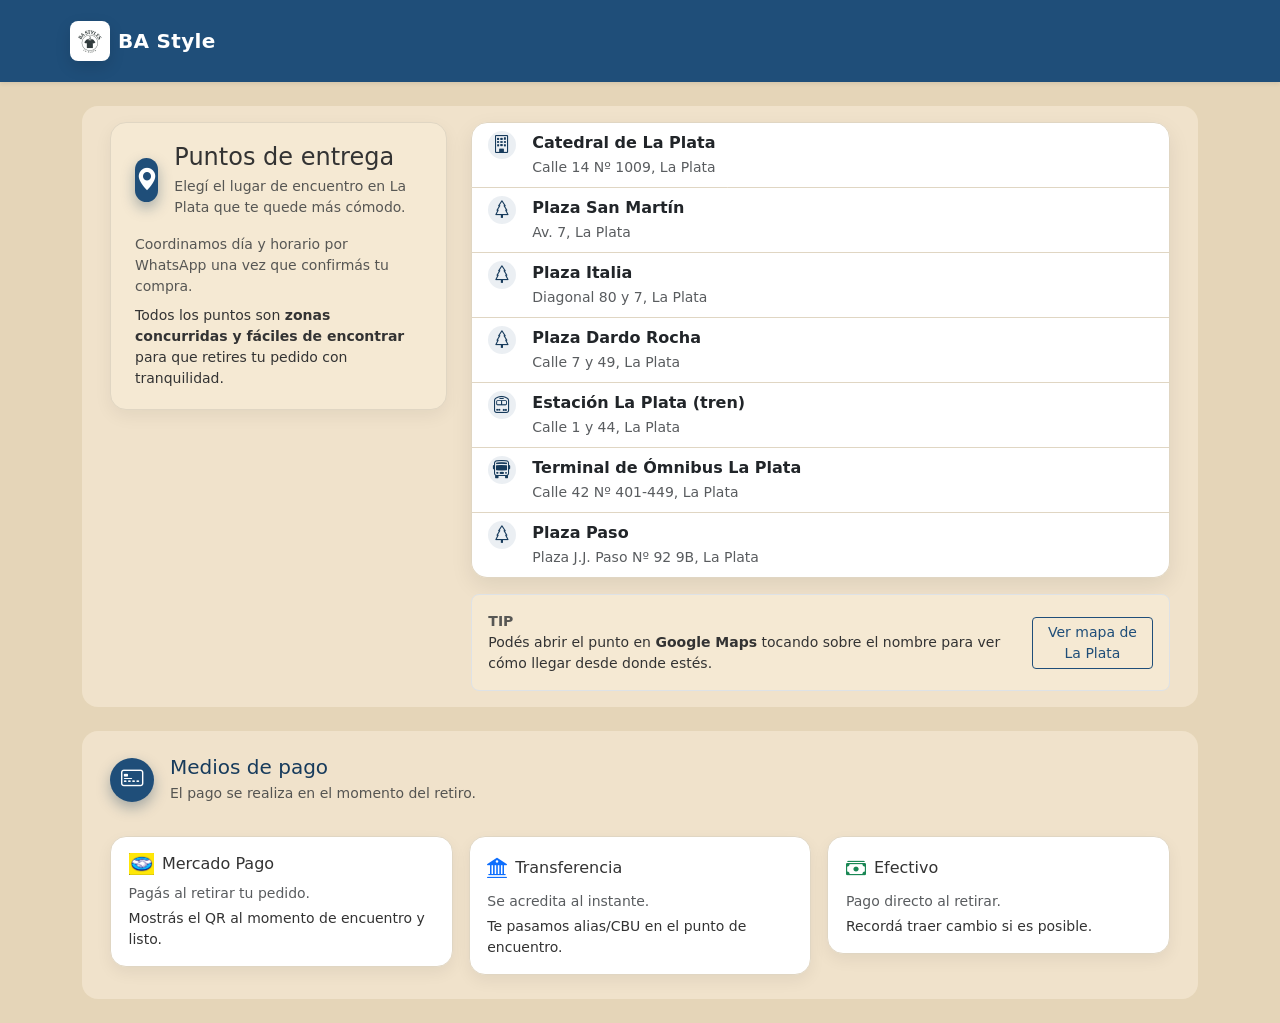
<file: beneficios.html>
<!doctype html>
<html lang="es">
  <head>
    <meta charset="utf-8">
    <meta name="viewport" content="width=device-width, initial-scale=1">
    <title>Puntos de entrega - BA Style</title>
    <meta name="description" content="Puntos de entrega de BA Style en La Plata: catedral, plazas, estación de tren y terminal de ómnibus.">
    <meta name="robots" content="index, follow">
    <link rel="canonical" href="https://stylesba.netlify.app/beneficios.html">
    <link href="https://cdn.jsdelivr.net/npm/bootstrap@5.3.8/dist/css/bootstrap.min.css" rel="stylesheet">
    <link rel="stylesheet" href="https://cdn.jsdelivr.net/npm/bootstrap-icons@1.11.3/font/bootstrap-icons.css">
    <link href="assets/css/styles.css" rel="stylesheet">
    <link rel="icon" type="image/png" href="assets/imagenes/BAStyle.png">
    <link rel="shortcut icon" type="image/png" href="assets/imagenes/BAStyle.png">
    <link rel="apple-touch-icon" href="assets/imagenes/BAStyle.png">
  </head>
  <body class="bg-light">
    <header class="shadow-sm bg-ml-yellow">
      <nav class="navbar navbar-expand-lg navbar-dark container-lg py-3">
        <a class="navbar-brand d-flex align-items-center gap-2 fw-bold" href="index.html">
          <img class="logo-badge" src="assets/imagenes/BAStyle.png" width="40" height="40" alt="BA Style">
          <span>BA Style</span>
        </a>
      </nav>
    </header>

    <main class="container-lg py-4">
      <section class="delivery-section py-3">
        <div class="row g-4 align-items-start">
          <div class="col-12 col-lg-4">
            <div class="delivery-card h-100">
              <div class="d-flex align-items-center gap-3 mb-3">
                <div class="delivery-icon-circle">
                  <i class="bi bi-geo-alt-fill"></i>
                </div>
                <div>
                  <h1 class="h4 mb-1">Puntos de entrega</h1>
                  <p class="mb-0 small text-muted">
                    Elegí el lugar de encuentro en La Plata que te quede más cómodo.
                  </p>
                </div>
              </div>
              <p class="small text-muted mb-2">
                Coordinamos día y horario por WhatsApp una vez que confirmás tu compra.
              </p>
              <p class="small mb-0">
                Todos los puntos son <strong>zonas concurridas y fáciles de encontrar</strong> para que retires tu pedido con tranquilidad.
              </p>
            </div>
          </div>
          <div class="col-12 col-lg-8">
            <ul class="list-group mb-3 delivery-list">
              <li class="list-group-item delivery-item fade-in-up">
                <div class="d-flex align-items-start gap-3">
                  <span class="delivery-bullet">
                    <i class="bi bi-building"></i>
                  </span>
                  <div>
                    <a class="delivery-link" href="https://www.google.com/maps/search/?api=1&query=Catedral+de+La+Plata,+Calle+14+1009,+La+Plata" target="_blank" rel="noopener">
                      <strong>Catedral de La Plata</strong><br>
                      <span class="small text-muted">Calle 14 Nº 1009, La Plata</span>
                    </a>
                  </div>
                </div>
              </li>
              <li class="list-group-item delivery-item fade-in-up" style="animation-delay: .05s;">
                <div class="d-flex align-items-start gap-3">
                  <span class="delivery-bullet">
                    <i class="bi bi-tree"></i>
                  </span>
                  <div>
                    <a class="delivery-link" href="https://www.google.com/maps/search/?api=1&query=Plaza+San+Mart%C3%ADn,+La+Plata" target="_blank" rel="noopener">
                      <strong>Plaza San Martín</strong><br>
                      <span class="small text-muted">Av. 7, La Plata</span>
                    </a>
                  </div>
                </div>
              </li>
              <li class="list-group-item delivery-item fade-in-up" style="animation-delay: .1s;">
                <div class="d-flex align-items-start gap-3">
                  <span class="delivery-bullet">
                    <i class="bi bi-tree"></i>
                  </span>
                  <div>
                    <a class="delivery-link" href="https://www.google.com/maps/search/?api=1&query=Plaza+Italia,+La+Plata" target="_blank" rel="noopener">
                      <strong>Plaza Italia</strong><br>
                      <span class="small text-muted">Diagonal 80 y 7, La Plata</span>
                    </a>
                  </div>
                </div>
              </li>
              <li class="list-group-item delivery-item fade-in-up" style="animation-delay: .15s;">
                <div class="d-flex align-items-start gap-3">
                  <span class="delivery-bullet">
                    <i class="bi bi-tree"></i>
                  </span>
                  <div>
                    <a class="delivery-link" href="https://www.google.com/maps/search/?api=1&query=Plaza+Dardo+Rocha,+La+Plata" target="_blank" rel="noopener">
                      <strong>Plaza Dardo Rocha</strong><br>
                      <span class="small text-muted">Calle 7 y 49, La Plata</span>
                    </a>
                  </div>
                </div>
              </li>
              <li class="list-group-item delivery-item fade-in-up" style="animation-delay: .2s;">
                <div class="d-flex align-items-start gap-3">
                  <span class="delivery-bullet">
                    <i class="bi bi-train-front"></i>
                  </span>
                  <div>
                    <a class="delivery-link" href="https://www.google.com/maps/search/?api=1&query=Estaci%C3%B3n+La+Plata+tren,+La+Plata" target="_blank" rel="noopener">
                      <strong>Estación La Plata (tren)</strong><br>
                      <span class="small text-muted">Calle 1 y 44, La Plata</span>
                    </a>
                  </div>
                </div>
              </li>
              <li class="list-group-item delivery-item fade-in-up" style="animation-delay: .25s;">
                <div class="d-flex align-items-start gap-3">
                  <span class="delivery-bullet">
                    <i class="bi bi-bus-front"></i>
                  </span>
                  <div>
                    <a class="delivery-link" href="https://www.google.com/maps/search/?api=1&query=Terminal+de+%C3%93mnibus+La+Plata,+Calle+42+401-449,+La+Plata" target="_blank" rel="noopener">
                      <strong>Terminal de Ómnibus La Plata</strong><br>
                      <span class="small text-muted">Calle 42 Nº 401-449, La Plata</span>
                    </a>
                  </div>
                </div>
              </li>
              <li class="list-group-item delivery-item fade-in-up" style="animation-delay: .3s;">
                <div class="d-flex align-items-start gap-3">
                  <span class="delivery-bullet">
                    <i class="bi bi-tree"></i>
                  </span>
                  <div>
                    <a class="delivery-link" href="https://www.google.com/maps/search/?api=1&query=Plaza+Paso,+Plaza+J.J.+Paso+92+9B,+La+Plata" target="_blank" rel="noopener">
                      <strong>Plaza Paso</strong><br>
                      <span class="small text-muted">Plaza J.J. Paso Nº 92 9B, La Plata</span>
                    </a>
                  </div>
                </div>
              </li>
            </ul>
            <div class="mt-3 p-3 rounded-3 bg-white border d-flex align-items-center justify-content-between flex-column flex-md-row gap-2 delivery-tip">
              <div>
                <div class="small fw-semibold text-uppercase text-muted">Tip</div>
                <div class="small">
                  Podés abrir el punto en <strong>Google Maps</strong> tocando sobre el nombre para ver cómo llegar desde donde estés.
                </div>
              </div>
              <div>
                <a href="https://www.google.com/maps/place/La+Plata,+Buenos+Aires" target="_blank" rel="noopener" class="btn btn-outline-primary btn-sm">
                  Ver mapa de La Plata
                </a>
              </div>
            </div>
          </div>
        </div>
      </section>

      <section class="payment-section mt-4">
        <div class="row g-3">
          <div class="col-12">
            <div class="d-flex align-items-center gap-3 mb-3">
              <div class="payment-icon-circle">
                <i class="bi bi-credit-card-2-front"></i>
              </div>
              <div>
                <h2 class="h5 mb-1">Medios de pago</h2>
                <p class="small text-muted mb-0">El pago se realiza en el momento del retiro.</p>
              </div>
            </div>
          </div>
          <div class="col-12 col-md-4">
            <div class="payment-card fade-in-up">
              <div class="d-flex align-items-center gap-2 mb-2">
                <img src="/assets/imagenes/mercado.png" alt="Mercado Pago" class="payment-logo">
                <h3 class="h6 mb-0">Mercado Pago</h3>
              </div>
              <p class="small text-muted mb-1">Pagás al retirar tu pedido.</p>
              <p class="small mb-0">Mostrás el QR al momento de encuentro y listo.</p>
            </div>
          </div>
          <div class="col-12 col-md-4">
            <div class="payment-card fade-in-up" style="animation-delay:.05s;">
              <div class="d-flex align-items-center gap-2 mb-2">
                <i class="bi bi-bank2 text-primary fs-5"></i>
                <h3 class="h6 mb-0">Transferencia</h3>
              </div>
              <p class="small text-muted mb-1">Se acredita al instante.</p>
              <p class="small mb-0">Te pasamos alias/CBU en el punto de encuentro.</p>
            </div>
          </div>
          <div class="col-12 col-md-4">
            <div class="payment-card fade-in-up" style="animation-delay:.1s;">
              <div class="d-flex align-items-center gap-2 mb-2">
                <i class="bi bi-cash-stack text-success fs-5"></i>
                <h3 class="h6 mb-0">Efectivo</h3>
              </div>
              <p class="small text-muted mb-1">Pago directo al retirar.</p>
              <p class="small mb-0">Recordá traer cambio si es posible.</p>
            </div>
          </div>
        </div>
      </section>
    </main>

    <script src="https://cdn.jsdelivr.net/npm/bootstrap@5.3.8/dist/js/bootstrap.bundle.min.js"></script>
  </body>
  </html>
</file>
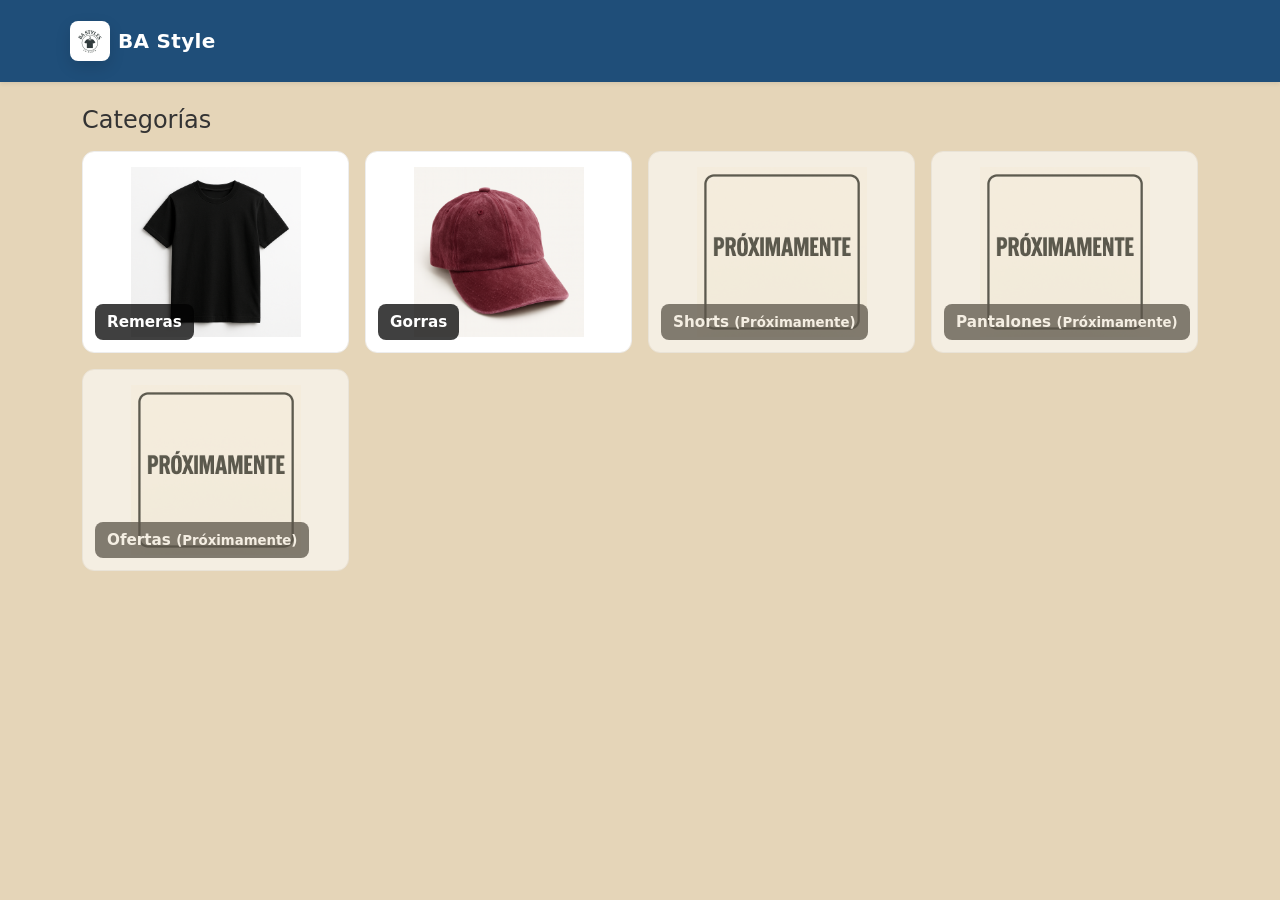
<file: categorias.html>
<!doctype html>
<html lang="es">
  <head>
    <meta charset="utf-8">
    <meta name="viewport" content="width=device-width, initial-scale=1">
    <title>Categorías - BA Style</title>
    <meta name="description" content="Categorías de BA Style: remeras, shorts, pantalones y ofertas. Descubrí nuestra moda urbana en La Plata.">
    <meta name="robots" content="index, follow">
    <link rel="canonical" href="https://stylesba.netlify.app/categorias.html">
    <link href="https://cdn.jsdelivr.net/npm/bootstrap@5.3.8/dist/css/bootstrap.min.css" rel="stylesheet">
    <link rel="stylesheet" href="https://cdn.jsdelivr.net/npm/bootstrap-icons@1.11.3/font/bootstrap-icons.css">
    <link href="assets/css/styles.css" rel="stylesheet">
    <link rel="icon" type="image/png" href="assets/imagenes/BAStyle.png">
    <link rel="shortcut icon" type="image/png" href="assets/imagenes/BAStyle.png">
    <link rel="apple-touch-icon" href="assets/imagenes/BAStyle.png">
  </head>
  <body class="bg-light">
    <header class="shadow-sm bg-ml-yellow">
      <nav class="navbar navbar-expand-lg navbar-dark container-lg py-3">
        <a class="navbar-brand d-flex align-items-center gap-2 fw-bold" href="index.html">
          <img class="logo-badge" src="assets/imagenes/BAStyle.png" width="40" height="40" alt="BA Style">
          <span>BA Style</span>
        </a>
      </nav>
    </header>

    <main class="container-lg py-4">
      <h1 class="h4 mb-3">Categorías</h1>
      <div class="row g-3">
        <div class="col-6 col-md-3"><a class="cat-tile" href="catalog.html?cat=remeras"><img src="assets/imagenes/remera negra.png" alt="Remeras"><span>Remeras</span></a></div>
        <div class="col-6 col-md-3"><a class="cat-tile" href="catalog.html?cat=gorras"><img src="assets/gorritas-img/gorra roja.png" alt="Gorras"><span>Gorras</span></a></div>
        <div class="col-6 col-md-3"><div class="cat-tile" style="opacity: 0.6; cursor: not-allowed;"><img src="assets/imagenes/proxima.png" alt="Shorts"><span>Shorts <small>(Próximamente)</small></span></div></div>
        <div class="col-6 col-md-3"><div class="cat-tile" style="opacity: 0.6; cursor: not-allowed;"><img src="assets/imagenes/proxima.png" alt="Pantalones"><span>Pantalones <small>(Próximamente)</small></span></div></div>
        <div class="col-6 col-md-3"><div class="cat-tile" style="opacity: 0.6; cursor: not-allowed;"><img src="assets/imagenes/proxima.png" alt="Ofertas"><span>Ofertas <small>(Próximamente)</small></span></div></div>
      </div>
    </main>

    <script src="https://cdn.jsdelivr.net/npm/bootstrap@5.3.8/dist/js/bootstrap.bundle.min.js"></script>
  </body>
  </html>
</file>
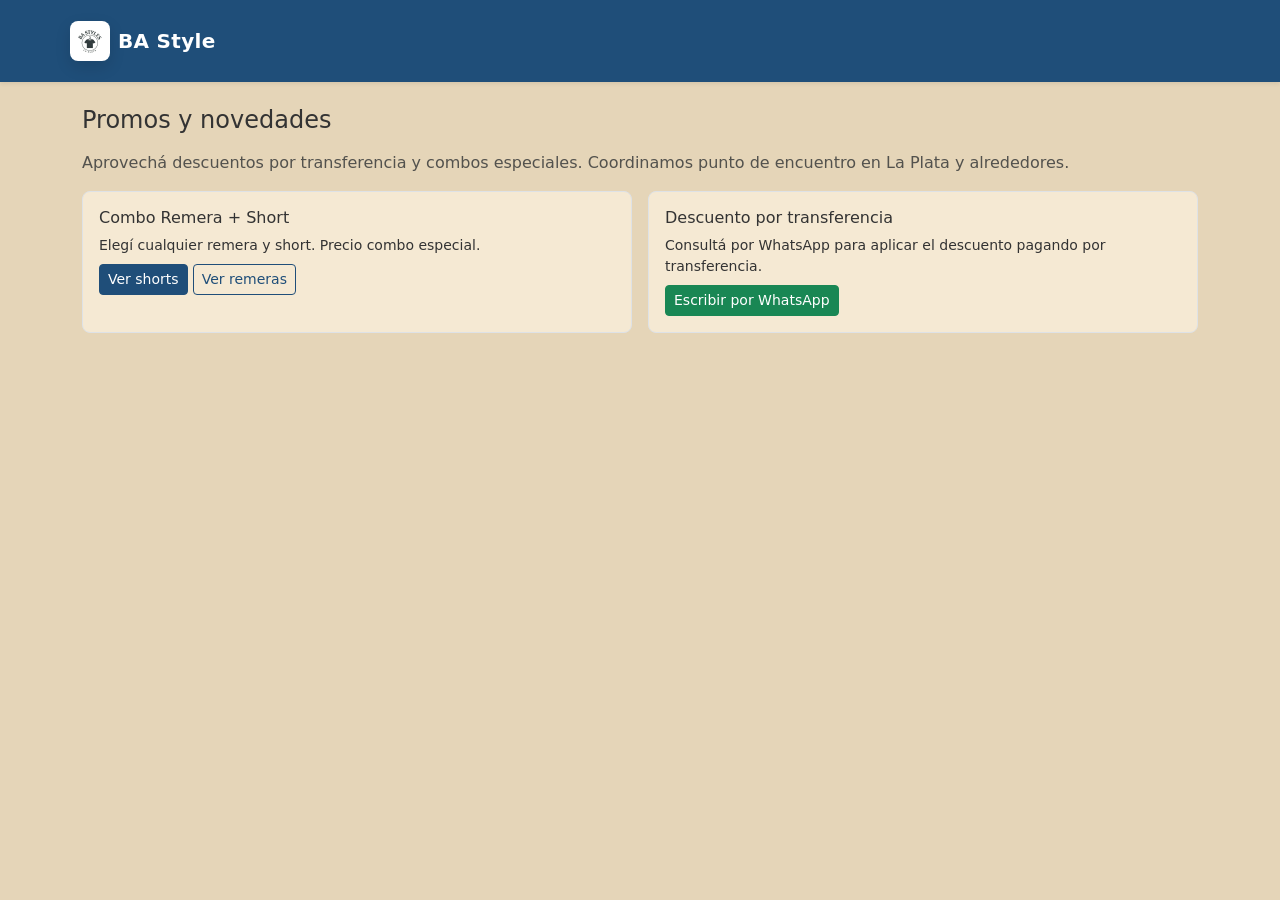
<file: promos.html>
<!doctype html>
<html lang="es">
  <head>
    <meta charset="utf-8">
    <meta name="viewport" content="width=device-width, initial-scale=1">
    <title>Promos y Novedades - BA Style</title>
    <meta name="description" content="Promos y novedades de BA Style. Descuentos por transferencia y combos especiales. Punto de encuentro en La Plata y alrededores.">
    <meta name="robots" content="index, follow">
    <link rel="canonical" href="https://stylesba.netlify.app/promos.html">
    <link href="https://cdn.jsdelivr.net/npm/bootstrap@5.3.8/dist/css/bootstrap.min.css" rel="stylesheet">
    <link rel="stylesheet" href="https://cdn.jsdelivr.net/npm/bootstrap-icons@1.11.3/font/bootstrap-icons.css">
    <link href="assets/css/styles.css" rel="stylesheet">
    <link rel="icon" type="image/png" href="assets/imagenes/BAStyle.png">
    <link rel="shortcut icon" type="image/png" href="assets/imagenes/BAStyle.png">
    <link rel="apple-touch-icon" href="assets/imagenes/BAStyle.png">
  </head>
  <body class="bg-light">
    <header class="shadow-sm bg-ml-yellow">
      <nav class="navbar navbar-expand-lg navbar-dark container-lg py-3">
        <a class="navbar-brand d-flex align-items-center gap-2 fw-bold" href="index.html">
          <img class="logo-badge" src="assets/imagenes/BAStyle.png" width="40" height="40" alt="BA Style">
          <span>BA Style</span>
        </a>
      </nav>
    </header>

    <main class="container-lg py-4">
      <h1 class="h4 mb-3">Promos y novedades</h1>
      <p class="text-muted">Aprovechá descuentos por transferencia y combos especiales. Coordinamos punto de encuentro en La Plata y alrededores.</p>
      <div class="row g-3">
        <div class="col-12 col-md-6">
          <div class="p-3 rounded-3 bg-white border h-100" style="background: var(--paper) !important">
            <h2 class="h6">Combo Remera + Short</h2>
            <p class="small mb-2">Elegí cualquier remera y short. Precio combo especial.</p>
            <a class="btn btn-primary btn-sm" href="catalog.html?cat=shorts">Ver shorts</a>
            <a class="btn btn-outline-primary btn-sm" href="catalog.html?cat=remeras">Ver remeras</a>
          </div>
        </div>
        <div class="col-12 col-md-6">
          <div class="p-3 rounded-3 bg-white border h-100" style="background: var(--paper) !important">
            <h2 class="h6">Descuento por transferencia</h2>
            <p class="small mb-2">Consultá por WhatsApp para aplicar el descuento pagando por transferencia.</p>
            <a class="btn btn-success btn-sm" target="_blank" href="#">Escribir por WhatsApp</a>
          </div>
        </div>
      </div>
    </main>

    <script src="https://cdn.jsdelivr.net/npm/bootstrap@5.3.8/dist/js/bootstrap.bundle.min.js"></script>
  </body>
  </html>
</file>
<file: assets/css/styles.css>
/* BA Style customizations */

:root {
  --brand-blue: #1f4e79; /* azul elegante */
  --brand-blue-dark: #173b5c;
  --ml-gray: #ededed;
  --cardboard: #e5d5b8; /* cartón claro más cálido */
  --paper: #f5e9d3; /* papel reciclado */
  --ink: #2b2b2b;
}

.bg-ml-yellow { background-color: var(--brand-blue); }

body { color: #333; background: var(--cardboard); }
body.bg-light { background: var(--cardboard) !important; }
body { overflow-x: hidden; }

.hero-banner { height: 260px; background: #000; }
/* Carrusel principal: mostrar las imágenes completas sin cortarlas */
.hero-carousel {
  height: 260px;
}
.hero-carousel .carousel-item {
  height: 100%;
}
.hero-carousel img {
  width: 100%;
  height: 100%;
  object-fit: contain; /* muestra la imagen completa, aunque deje bordes arriba/abajo */
  background-color: #f5e9d3; /* mismo tono del fondo para que se integre bien */
}
.object-fit-cover { object-fit: cover; }
.bg-gradient-dark { background: linear-gradient(180deg, rgba(0,0,0,0) 20%, rgba(0,0,0,.6) 100%); }

.promo-card { border: 1px solid #e0d6c3; background: var(--paper) !important; }
.benefit-box { border: 1px solid #e0d6c3; background: var(--paper) !important; }
.bg-white { background: var(--paper) !important; }

/* Category tiles */
.cat-tile { position: relative; display: block; border-radius: .75rem; overflow: hidden; border: 1px solid var(--ml-gray); background: var(--paper); min-height: 200px; }
.cat-tile img { width: 100%; height: 200px; object-fit: contain; display: block; padding: 15px; background: #fff; }
.cat-tile span { position: absolute; left: .75rem; bottom: .75rem; background: rgba(0,0,0,.75); color: #fff; padding: .4rem .75rem; border-radius: .5rem; font-size: .95rem; font-weight: 600; }
.cat-tile:hover { transform: translateY(-2px); box-shadow: 0 4px 12px rgba(0,0,0,.15); transition: transform .2s ease, box-shadow .2s ease; }

/* Cards */
.product-card { border: 1px solid #dfd3bf; background: var(--paper); transition: transform .15s ease, box-shadow .2s ease; }
.product-card:hover { box-shadow: 0 8px 20px rgba(23,59,92,.12); transform: translateY(-2px); }
.product-thumb { height: 280px; object-fit: contain; cursor: pointer; border-bottom: 1px solid #e5dbc6; background-color: #fff; padding: 10px; }
.product-card .card-body { padding: 1rem; min-height: 120px; display: flex; flex-direction: column; }
.product-card .card-body .mt-auto { margin-top: auto; padding-top: 0.5rem; }
.card-title { color: var(--ink); font-weight: 700; }
.h5, .card .h5 { color: var(--brand-blue-dark); }

/* Buttons brand */
.btn-primary { background-color: var(--brand-blue); border-color: var(--brand-blue); }
.btn-primary:hover { background-color: var(--brand-blue-dark); border-color: var(--brand-blue-dark); }
.btn-outline-primary { color: var(--brand-blue); border-color: var(--brand-blue); }
.btn-outline-primary:hover { background-color: var(--brand-blue); color: #fff; }

/* Offcanvas cart */
.cart-thumb { width: 64px; height: 64px; object-fit: cover; border-radius: .5rem; }
.offcanvas, .offcanvas .offcanvas-body { background: var(--paper); }
.offcanvas-header { background: #e8dcc6; border-bottom: 1px solid #e0d6c3; }
.modal-content { background: var(--paper); }
.cart-summary { background: #efe4cf; border: 1px dashed #d7c7a8; color: #5c4a2e; border-radius: .5rem; padding: .5rem .75rem; }
.discount-pill { display:inline-block; background:#d8c7a6; color:#3d2f1a; padding:.1rem .5rem; border-radius:999px; font-weight:700; }

/* Footer */
.site-footer { background: #1f4e79; color: #fff; }
.site-footer h5, .site-footer h6 { color: #fff; font-weight: 800; }
.site-footer .text-muted { color: rgba(255,255,255,.85) !important; }
.site-footer a { color: #fff; text-decoration: none; }
.site-footer a:hover { text-decoration: underline; }

/* WhatsApp floating button */
.whatsapp-fab { position: fixed; right: 18px; bottom: 18px; width: 56px; height: 56px; border-radius: 50%; background: #25D366; color: #fff; display: inline-flex; align-items: center; justify-content: center; font-size: 1.6rem; box-shadow: 0 6px 16px rgba(0,0,0,.2); z-index: 1040; text-decoration: none; }
.whatsapp-fab:hover { color: #fff; filter: brightness(0.95); }

/* Puntos de entrega */
.delivery-section {
  background: rgba(245, 233, 211, 0.7);
  border-radius: 1rem;
  padding: 1.5rem 1.75rem;
}
.delivery-card {
  background: var(--paper);
  border-radius: 1rem;
  border: 1px solid #e0d6c3;
  padding: 1.25rem 1.5rem;
  box-shadow: 0 6px 18px rgba(0,0,0,.06);
}
.delivery-icon-circle {
  width: 44px;
  height: 44px;
  border-radius: 999px;
  background: var(--brand-blue);
  color: #fff;
  display: inline-flex;
  align-items: center;
  justify-content: center;
  font-size: 1.4rem;
  box-shadow: 0 6px 14px rgba(23,59,92,.35);
}
.delivery-list {
  border-radius: 1rem;
  overflow: hidden;
  box-shadow: 0 8px 22px rgba(0,0,0,.08);
}
.delivery-item {
  border-color: #e0d6c3;
  background: #fff;
  transition: transform .15s ease, box-shadow .15s ease, background-color .15s ease;
}
.delivery-item:hover {
  background: #fdf7eb;
  transform: translateY(-1px);
  box-shadow: 0 6px 16px rgba(0,0,0,.08);
}
.delivery-link {
  color: inherit;
  text-decoration: none;
}
.delivery-link:hover {
  color: var(--brand-blue-dark);
  text-decoration: underline;
}
.delivery-bullet {
  width: 28px;
  height: 28px;
  border-radius: 999px;
  background: rgba(31, 78, 121, 0.09);
  color: var(--brand-blue-dark);
  display: inline-flex;
  align-items: center;
  justify-content: center;
  font-size: 1.1rem;
}
@keyframes fadeInUp {
  from {
    opacity: 0;
    transform: translateY(6px);
  }
  to {
    opacity: 1;
    transform: translateY(0);
  }
}
.fade-in-up {
  opacity: 0;
  animation: fadeInUp .35s ease forwards;
}

.delivery-tip {
  border-color: #e0d6c3;
  background: linear-gradient(135deg, #fdf7eb, #f5e9d3);
}

/* Medios de pago */
.payment-section {
  background: rgba(245, 233, 211, 0.7);
  border-radius: 1rem;
  padding: 1.5rem 1.75rem;
  margin-top: 1.5rem;
}
.payment-icon-circle {
  width: 44px;
  height: 44px;
  border-radius: 999px;
  background: var(--brand-blue);
  color: #fff;
  display: inline-flex;
  align-items: center;
  justify-content: center;
  font-size: 1.4rem;
  box-shadow: 0 6px 14px rgba(23,59,92,.35);
}
.payment-card {
  background: #fff;
  border-radius: 1rem;
  border: 1px solid #e0d6c3;
  padding: 1rem 1.1rem;
  box-shadow: 0 6px 16px rgba(0,0,0,.06);
  transition: transform .15s ease, box-shadow .15s ease;
}
.payment-card:hover {
  transform: translateY(-2px);
  box-shadow: 0 10px 24px rgba(0,0,0,.1);
}
.payment-logo {
  height: 22px;
  width: auto;
}

/* Utilities */
.badge { font-weight: 600; }
.btn.active { background-color: #212529; color: #fff; }

/* Header branding */
.logo-badge { background: #fff; border-radius: .5rem; padding: .25rem; box-shadow: 0 6px 16px rgba(0,0,0,.12); }
.navbar-dark .navbar-brand span { color: #fff; font-weight: 800; letter-spacing: .3px; }
.navbar-dark .nav-link { color: rgba(255,255,255,.92); font-weight: 600; }
.navbar-dark .nav-link:hover { color: #fff; }
/* Carrito en blanco dentro del header */
.navbar-dark .btn-outline-light i,
.navbar-dark .btn-outline-dark i { color: #fff; }
.navbar-dark .btn-outline-dark { border-color: rgba(255,255,255,.6); color: #fff; background: rgba(255,255,255,.06); }
.navbar-dark .btn-outline-dark:hover { background: rgba(255,255,255,.12); }

@media (min-width: 992px) {
  .hero-banner { height: 320px; }
  .hero-carousel { height: 320px; }
  .hero-carousel .carousel-item { height: 100%; }
  .product-thumb { height: 320px; }
}

/* Mobile-first optimizations */
@media (max-width: 575.98px) {
  .navbar .navbar-brand span { font-size: 1.05rem; }
  .navbar .logo-badge { width: 34px; height: 34px; }
  .hero-carousel {
    height: 230px;
  }
  .hero-carousel .carousel-item {
    height: 100%;
  }
  .carousel-caption { padding-bottom: .75rem; }
  .carousel-caption .btn { padding: .35rem .6rem; font-size: .85rem; }
  .cat-tile img { height: 120px; }
  .product-thumb { height: 240px; }
  .offcanvas-end { width: 100% !important; }
  .site-footer { padding-left: 1rem; padding-right: 1rem; }
  .navbar .btn-outline-light { border-color: rgba(255,255,255,.6); color: #fff; background: rgba(255,255,255,.06); }
  .navbar .btn-outline-light:hover { background: rgba(255,255,255,.12); }
  .navbar .btn-outline-light .badge { font-size: .65rem; }
  /* Ajuste para el carrito en móvil */
  .navbar .ms-auto.d-lg-none {
    margin-right: 10px;
  }
  /* Prevenir scroll horizontal */
  .container-lg {
    max-width: 100%;
    padding-left: 15px;
    padding-right: 15px;
  }
  body {
    overflow-x: hidden;
  }
}

@media (min-width: 576px) and (max-width: 991.98px) {
  .hero-carousel { height: 240px; }
  .hero-carousel .carousel-item { height: 100%; }
  .product-thumb { height: 280px; }
}
</file>
